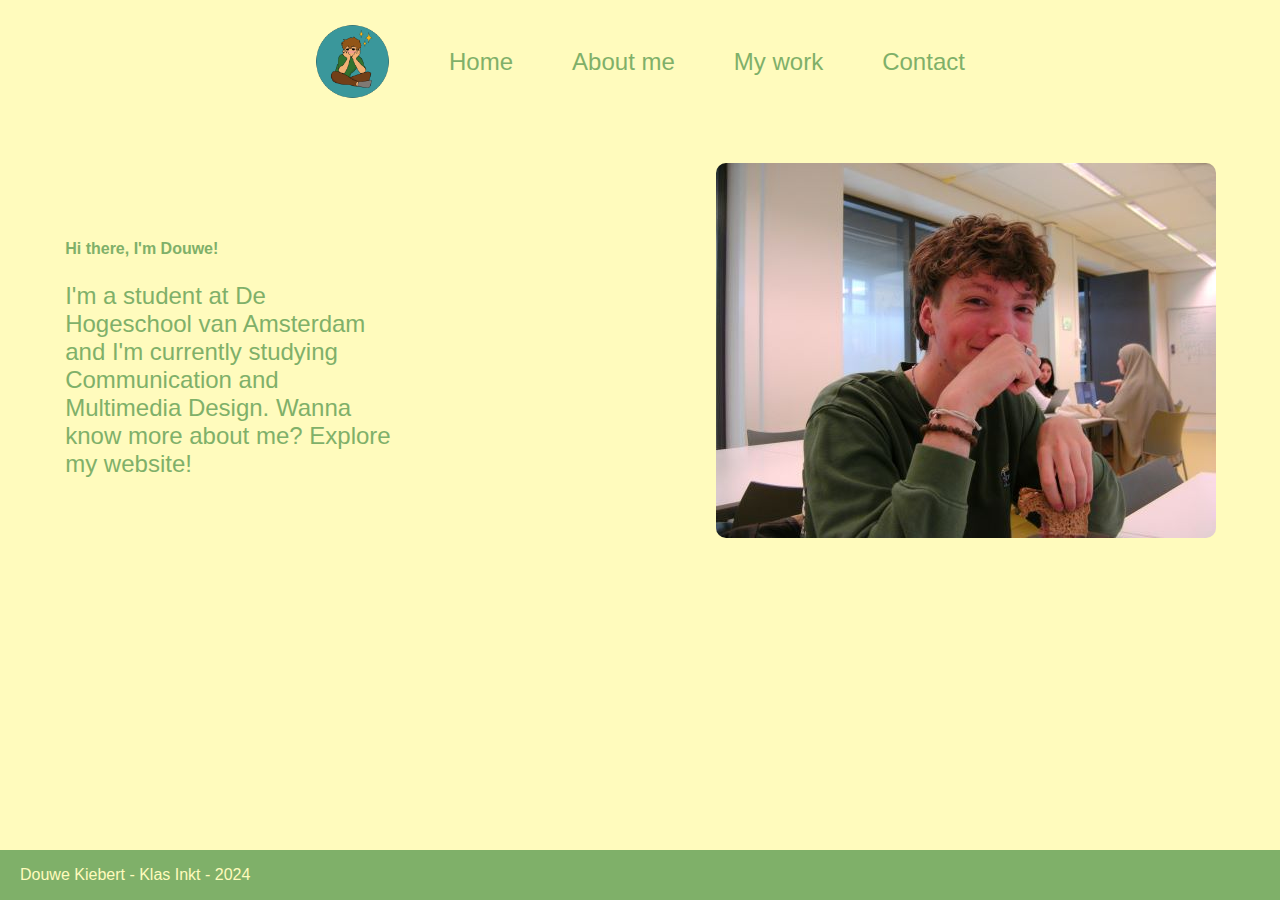
<file: index.html>
<!DOCTYPE html>
<html lang="en">
  <head>
    <meta charset="UTF-8" />
    <meta name="viewport" content="width=device-width, initial-scale=1.0" />
    <link rel="stylesheet" href="styles/styles.css" />
    <link rel="website-icon" href="images/lil-guy.png" />
    <script src="script/javascript.js" defer></script>
    <title>Portofolio</title>
  </head>
  <body>
    <header>
      <nav>
        <ul>
          <img id="logo" src="images/lil-guy.png" alt="logo" />
          <li><a href="index.html">Home</a></li>
          <li><a href="about.html">About me</a></li>
          <li><a href="work.html">My work</a></li>
          <li><a href="contact.html">Contact</a></li>
        </ul>
      </nav>
    </header>

    <main class="index-main">
      <div>
        <p id="small-text">Hi there, I'm Douwe!</p>
        <p>
          I'm a student at De Hogeschool van Amsterdam and I'm currently
          studying Communication and Multimedia Design. Wanna know more about
          me? Explore my website!
        </p>
      </div>
      <img src="images/my-foto.JPG" alt="Foto of me" />
    </main>

    <footer class="index-footer">
      <p>Douwe Kiebert - Klas Inkt - 2024</p>
    </footer>
  </body>
</html>
</file>
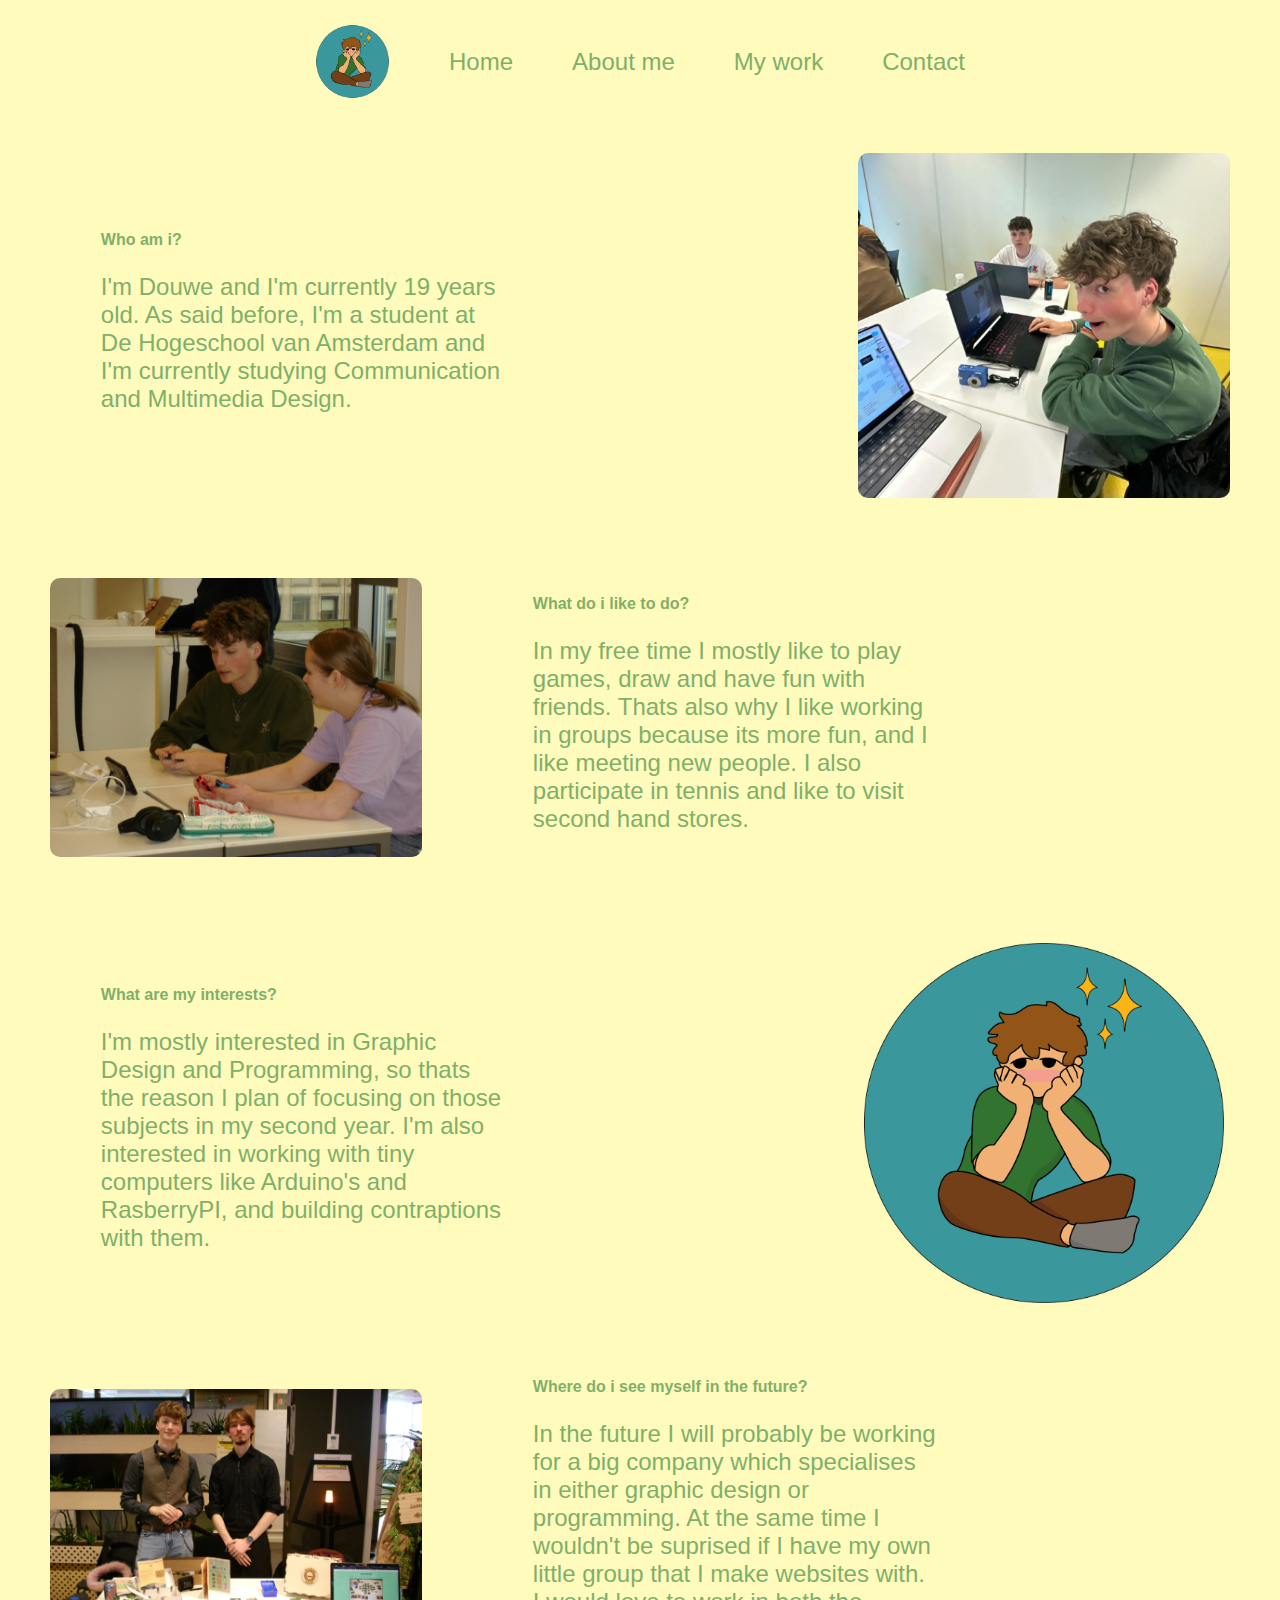
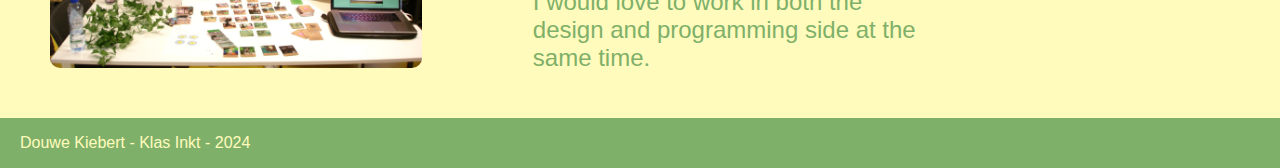
<file: about.html>
<!DOCTYPE html>
<html lang="en">
  <head>
    <meta charset="UTF-8" />
    <meta name="viewport" content="width=device-width, initial-scale=1.0" />
    <link rel="stylesheet" href="styles/styles.css" />
    <link rel="website-icon" href="images/lil-guy.png" />
    <script src="script/javascript.js" defer></script>
    <title>Portofolio</title>
  </head>
  <body>
    <header>
      <nav>
        <ul>
          <img id="logo" src="images/lil-guy.png" alt="logo" />
          <li><a href="index.html">Home</a></li>
          <li><a href="about.html">About me</a></li>
          <li><a href="work.html">My work</a></li>
          <li><a href="contact.html">Contact</a></li>
        </ul>
      </nav>
    </header>

    <main>
      <section class="left">
        <div>
          <p id="small-text">Who am i?</p>
          <p>
            I'm Douwe and I'm currently 19 years old. As said before, I'm a
            student at De Hogeschool van Amsterdam and I'm currently studying
            Communication and Multimedia Design.
          </p>
        </div>
        <img src="images/funny-face.jpg" alt="funny-face" />
      </section>
      <section class="right">
        <img src="images/playing.jpg" alt="playing a game" />
        <div>
          <p id="small-text">What do i like to do?</p>
          <p>
            In my free time I mostly like to play games, draw and have fun with
            friends. Thats also why I like working in groups because its more
            fun, and I like meeting new people. I also participate in tennis and
            like to visit second hand stores.
          </p>
        </div>
      </section>
      <section class="left">
        <div>
          <p id="small-text">What are my interests?</p>
          <p>
            I'm mostly interested in Graphic Design and Programming, so thats
            the reason I plan of focusing on those subjects in my second year.
            I'm also interested in working with tiny computers like Arduino's
            and RasberryPI, and building contraptions with them.
          </p>
        </div>
        <img src="images/lil-guy.png" alt="drawing  " />
      </section>
      <section class="right">
        <img src="images/expositie.jpg" alt="" />
        <div>
          <p id="small-text">Where do i see myself in the future?</p>
          <p>
            In the future I will probably be working for a big company which
            specialises in either graphic design or programming. At the same
            time I wouldn't be suprised if I have my own little group that I
            make websites with. I would love to work in both the design and
            programming side at the same time.
          </p>
        </div>
      </section>
    </main>

    <footer>
      <p>Douwe Kiebert - Klas Inkt - 2024</p>
    </footer>
  </body>
</html>
</file>
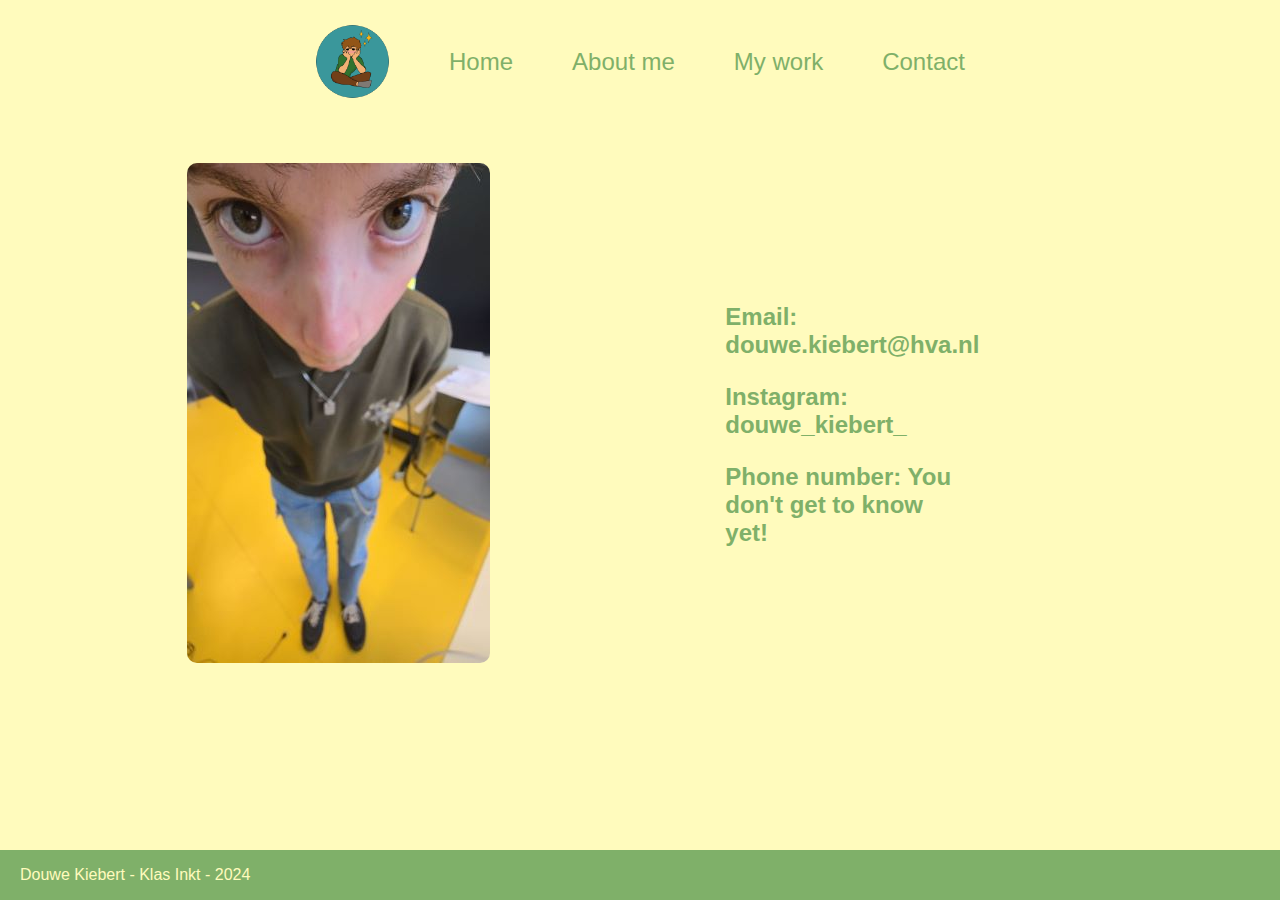
<file: contact.html>
<!DOCTYPE html>
<html lang="en">
  <head>
    <meta charset="UTF-8" />
    <meta name="viewport" content="width=device-width, initial-scale=1.0" />
    <link rel="stylesheet" href="styles/styles.css" />
    <link rel="website-icon" href="images/lil-guy.png" />
    <script src="script/javascript.js" defer></script>
    <title>Portofolio</title>
  </head>
  <body>
    <header>
      <nav>
        <ul>
          <img id="logo" src="images/lil-guy.png" alt="logo" />
          <li><a href="index.html">Home</a></li>
          <li><a href="about.html">About me</a></li>
          <li><a href="work.html">My work</a></li>
          <li><a href="contact.html">Contact</a></li>
        </ul>
      </nav>
    </header>

    <main class="index-main">
      <img src="images/funny-angle.jpg" alt="Foto of me" />
      <div>
        <p class="contact-text">Email: douwe.kiebert@hva.nl</p>
        <p class="contact-text">Instagram: douwe_kiebert_</p>
        <p class="contact-text">Phone number: You don't get to know yet!</p>
      </div>
    </main>

    <footer class="index-footer">
      <p>Douwe Kiebert - Klas Inkt - 2024</p>
    </footer>
  </body>
</html>
</file>
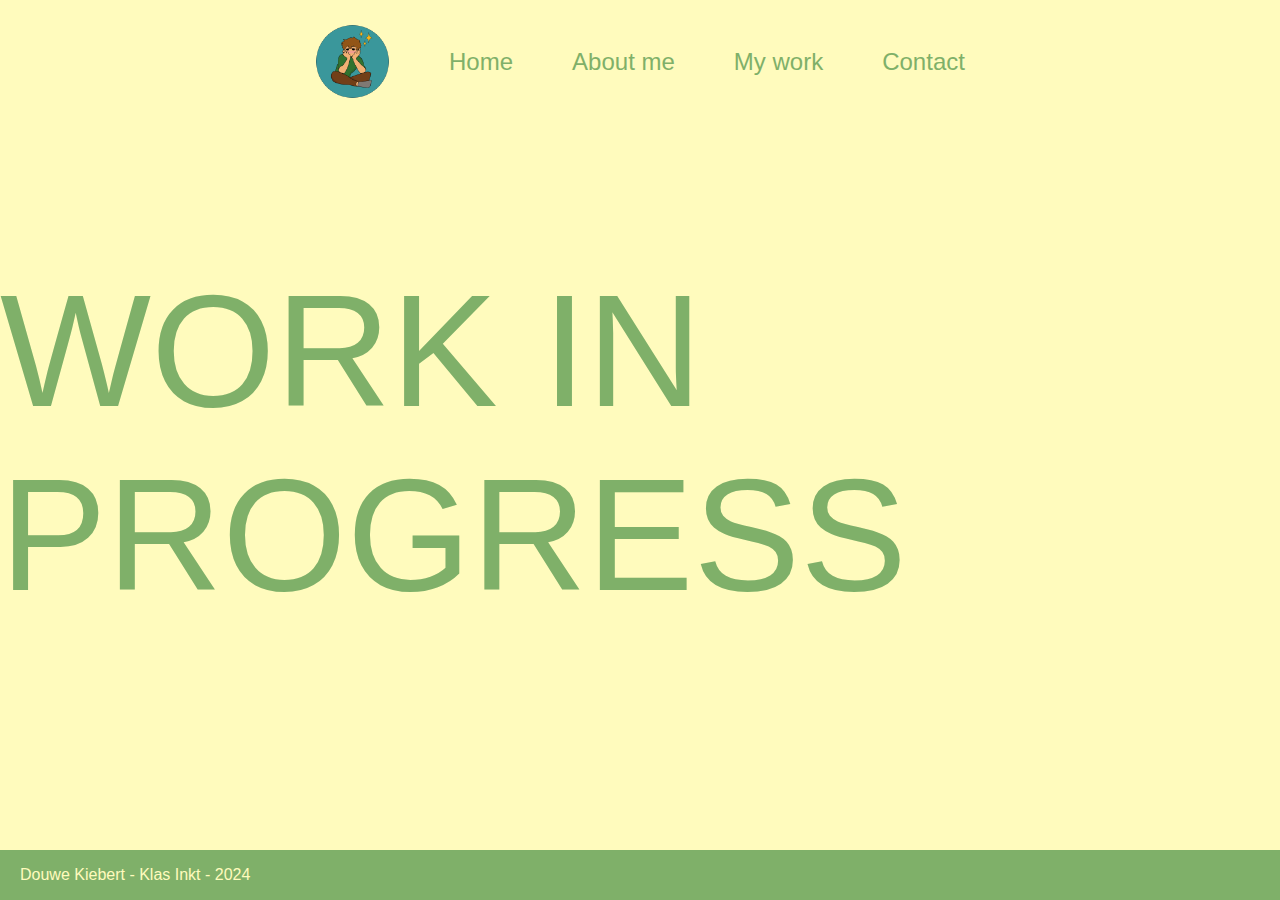
<file: unfinished.html>
<!DOCTYPE html>
<html lang="en">
  <head>
    <meta charset="UTF-8" />
    <meta name="viewport" content="width=device-width, initial-scale=1.0" />
    <link rel="stylesheet" href="styles/styles.css" />
    <link rel="website-icon" href="images/lil-guy.png" />
    <script src="script/javascript.js" defer></script>
    <title>Portofolio</title>
  </head>
  <body>
    <header>
      <nav>
        <ul>
          <img id="logo" src="images/lil-guy.png" alt="logo" />
          <li><a href="index.html">Home</a></li>
          <li><a href="about.html">About me</a></li>
          <li><a href="work.html">My work</a></li>
          <li><a href="contact.html">Contact</a></li>
        </ul>
      </nav>
    </header>

    <main id="unfinished">
      <p>WORK IN PROGRESS</p>
    </main>

    <footer class="index-footer">
      <p>Douwe Kiebert - Klas Inkt - 2024</p>
    </footer>
  </body>
</html>
</file>
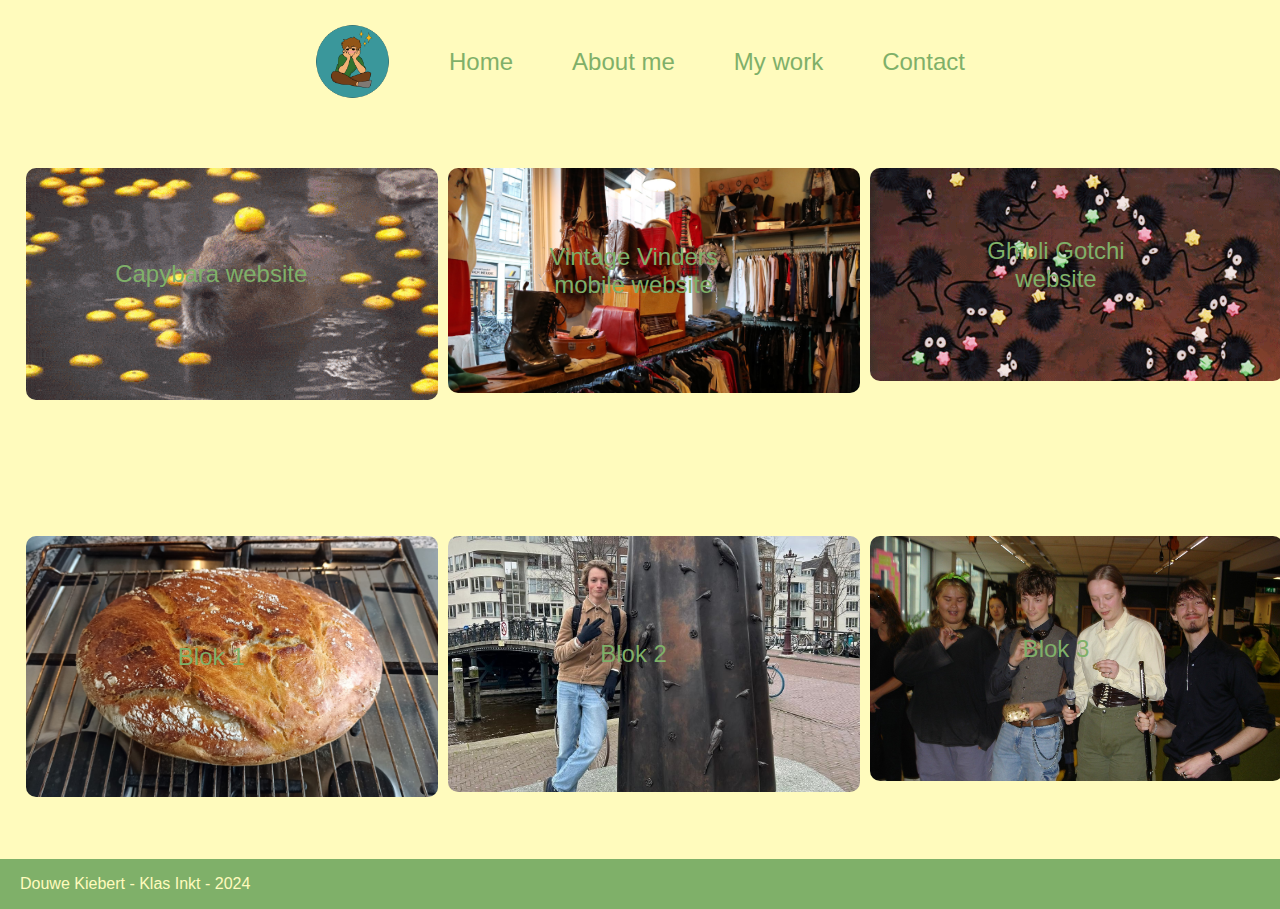
<file: work.html>
<!DOCTYPE html>
<html lang="en">
  <head>
    <meta charset="UTF-8" />
    <meta name="viewport" content="width=device-width, initial-scale=1.0" />
    <link rel="stylesheet" href="styles/styles.css" />
    <link rel="website-icon" href="images/lil-guy.png" />
    <script src="script/javascript.js" defer></script>
    <title>Portofolio</title>
  </head>
  <body>
    <header>
      <nav>
        <ul>
          <img id="logo" src="images/lil-guy.png" alt="logo" />
          <li><a href="index.html">Home</a></li>
          <li><a href="about.html">About me</a></li>
          <li><a href="work.html">My work</a></li>
          <li><a href="contact.html">Contact</a></li>
        </ul>
      </nav>
    </header>

    <main>
      <ul class="img-list">
        <li>
          <div class="container">
            <img src="images/capybara-orange.gif" />
            <div class="centered">
              <a href="https://imdoober.github.io/capybara/"
                >Capybara website</a
              >
            </div>
          </div>
        </li>
        <li>
          <div class="container">
            <img src="images/kleding.JPG" />
            <div class="centered">
              <a href="https://imdoober.github.io/vintage-website/"
                >Vintage Vinders mobile website</a
              >
            </div>
          </div>
        </li>
        <li>
          <div class="container">
            <img src="images/soot sprites.gif" />
            <div class="centered">
              <a href="https://imdoober.github.io/ghibli-gotchi/"
                >Ghibli Gotchi website</a
              >
            </div>
          </div>
        </li>
        <li>
          <div class="container">
            <img src="images/bread.jpg" />
            <div class="centered">
              <a href="unfinished.html">Blok 1</a>
            </div>
          </div>
        </li>
        <li>
          <div class="container">
            <img src="images/the statue.jpg" />
            <div class="centered">
              <a href="unfinished.html">Blok 2</a>
            </div>
          </div>
        </li>
        <li>
          <div class="container">
            <img src="images/the gang.jpg" />
            <div class="centered">
              <a href="unfinished.html">Blok 3</a>
            </div>
          </div>
        </li>
      </ul>
    </main>

    <footer>
      <p>Douwe Kiebert - Klas Inkt - 2024</p>
    </footer>
  </body>
</html>
</file>
<file: styles/styles.css>
* {
    font-family: Arial, Helvetica, sans-serif;
    text-decoration: none;
}

html, body {
    max-width: 100%;
    overflow-x: hidden;
}

body{
    margin: 0;
    padding: 0;
    background-color: #FFFBBD;
    color: #7FB069;
}

nav ul {
    list-style: none;
    font-size: 1.5em;
    display: flex;
    justify-content: space-evenly;
    align-items: center;
    padding-left: 20%;
    padding-right: 20%;
    position: sticky;
}

main img {
    margin: 5%;
    border-radius: 10px;
    margin-top: 40px;
}

main div p, main section p {
    font-size: 1.5em;
    margin-left: 10%;
    width: 50%;
}

main section img {
    height: 10% ;
    width: 30%;
    margin: 30px;
}

section {
    margin: 20px;
}

footer {
    display: flex;
    justify-content: flex-start;
    padding-left: 20px;
    background-color: #7FB069;
    color: #FFFBBD;
    height: auto;
    position: sticky;
    bottom: 0;
    width: 100%;
}

main ul li div div a {
    font-size: 1.5em;
}

#logo {
    height: 75px;
    margin: 0;
    padding: 0;
}

#small-text {
    font-weight: bold;
    font-size: 1em;
}

#unfinished {
    font-size: 10em;
}

.right {
    display: flex;
    justify-content: flex-start;
    align-items: center;
}

.left {
    display: flex;
    justify-content: flex-end;
    align-items: center;
}

.index-main {
    display: flex;
    justify-content: space-evenly;
    align-items: center;
    height: auto;
}

.index-footer {
    display: flex;
    justify-content: flex-start;
    padding-left: 20px;
    background-color: #7FB069;
    color: #FFFBBD;
    height: auto;
    position: absolute;
    bottom: 0;
    width: 100%;
}

.img-list {
    list-style: none;
    padding: 0;
    margin: 0;
}

.img-list li {
    border: 5px solid transparent;
    box-sizing: border-box;
    width: 33%;
    height: 23em;
    float: left;
    position: relative;
    cursor: pointer;
}

.img-list img {
    max-width: 100%;
    vertical-align: middle;
    max-height: 50%;
}

.container {
    position: relative;
    text-align: center;
    color: white;
  }

.centered {
    position: absolute;
    top: 50%;
    left: 50%;
    transform: translate(-50%, -50%);
}

.contact-text {
    font-weight: bold;
}

a:link {color: #7FB069;}  
a:visited {color: #7FB069;}  
a:hover {
    color: black;
    transition: all 500ms ease;
}
</file>
